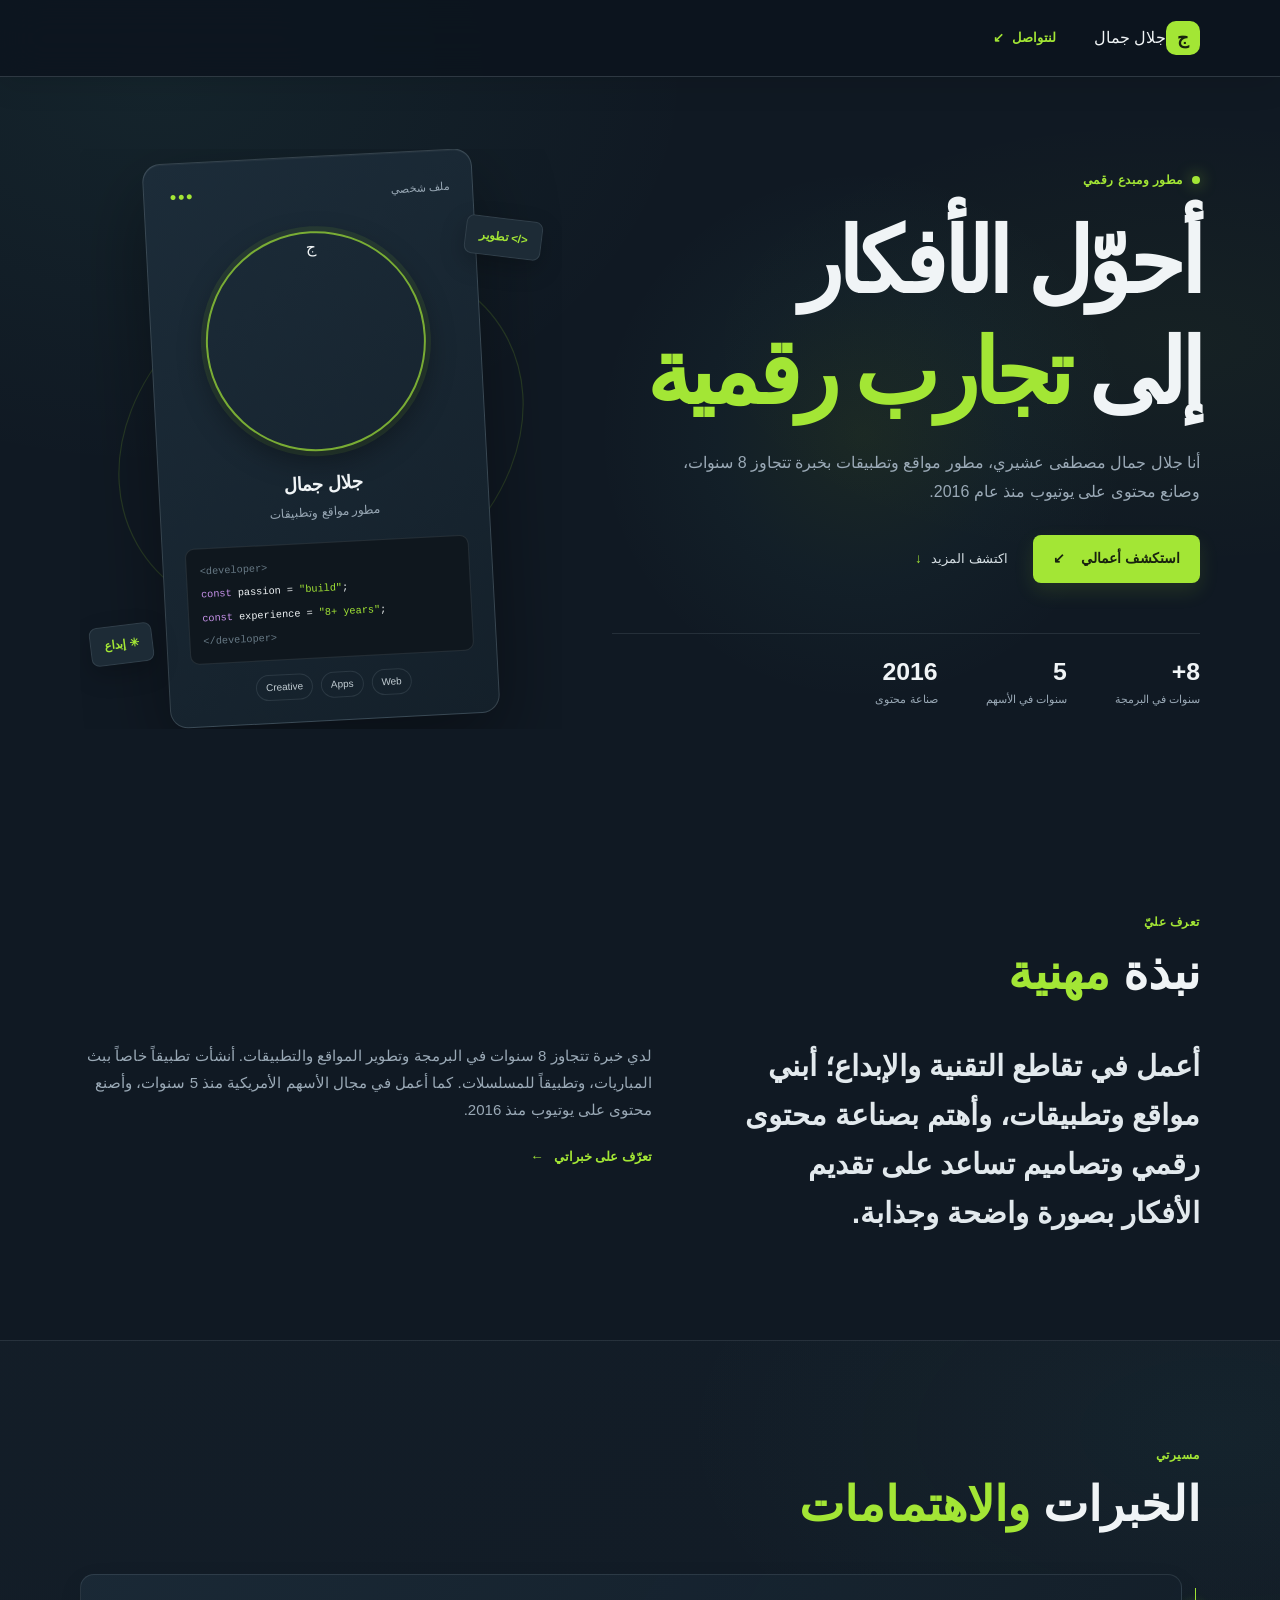
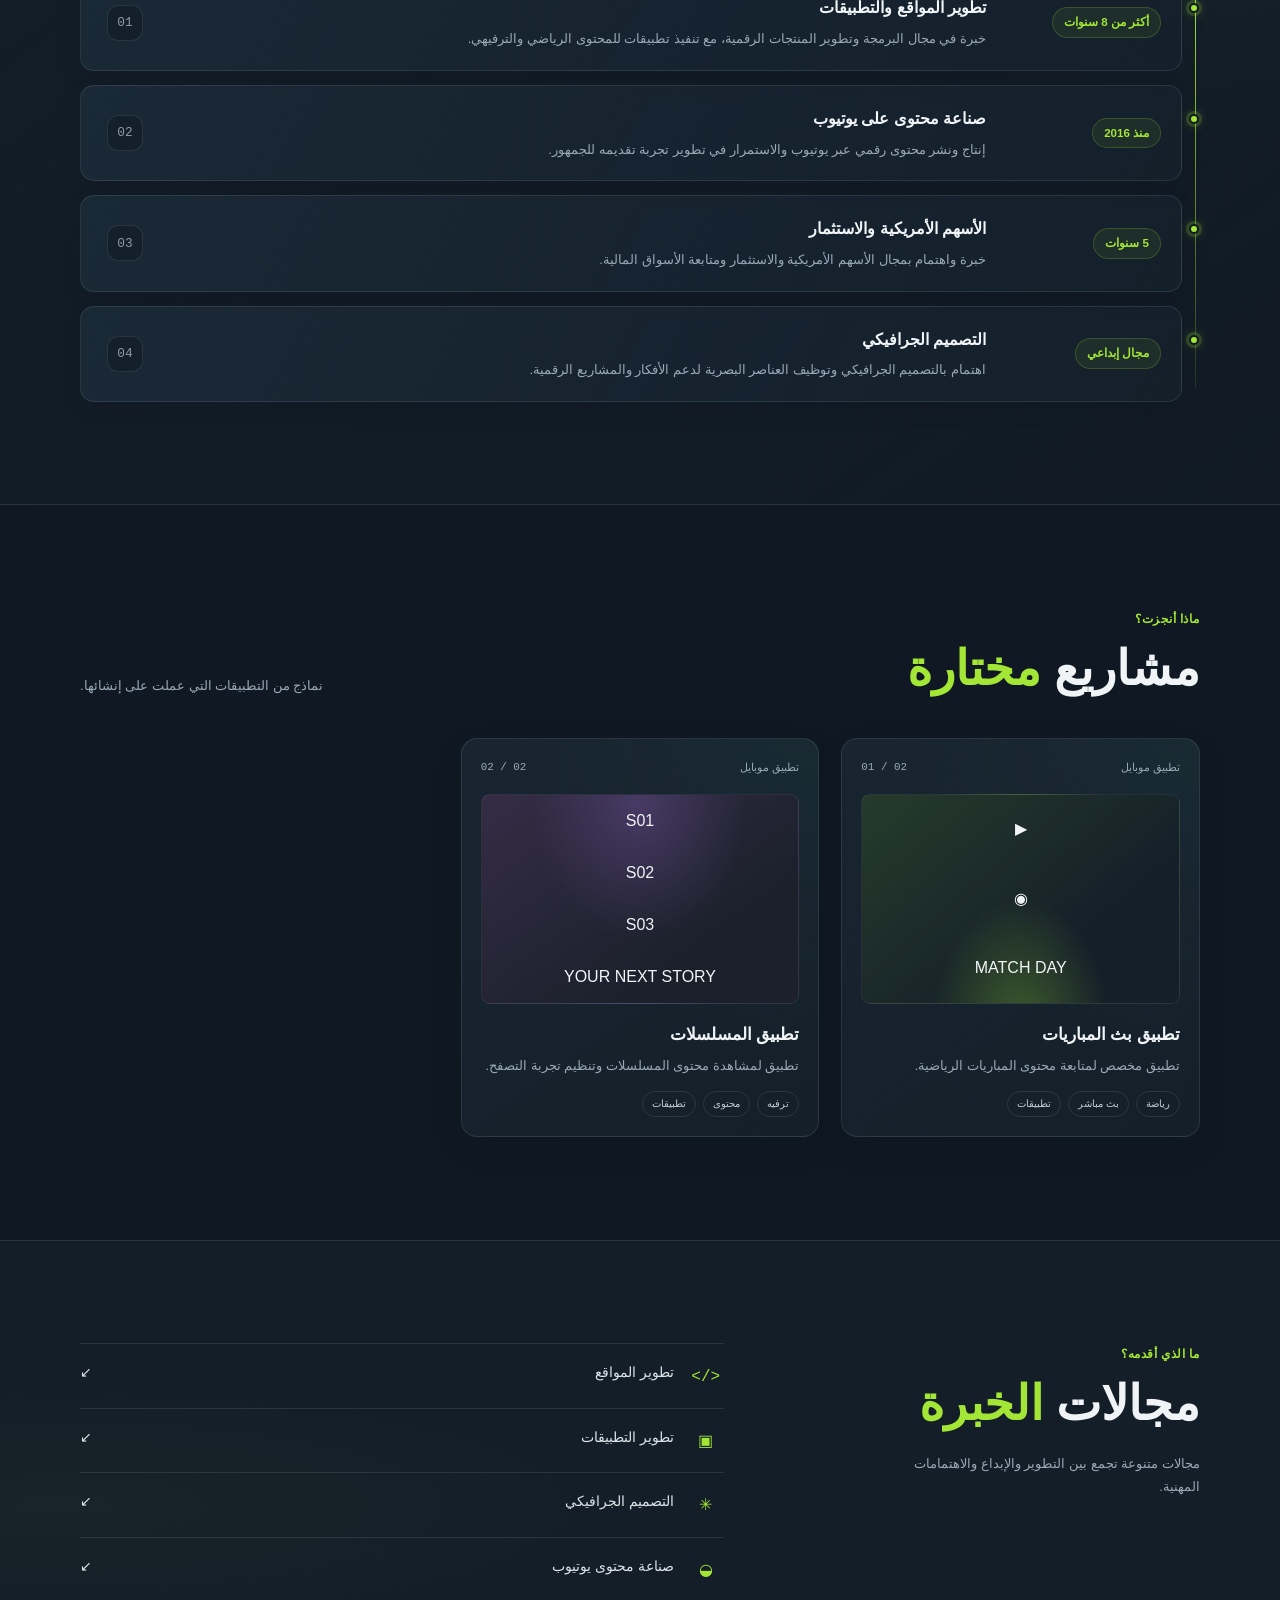
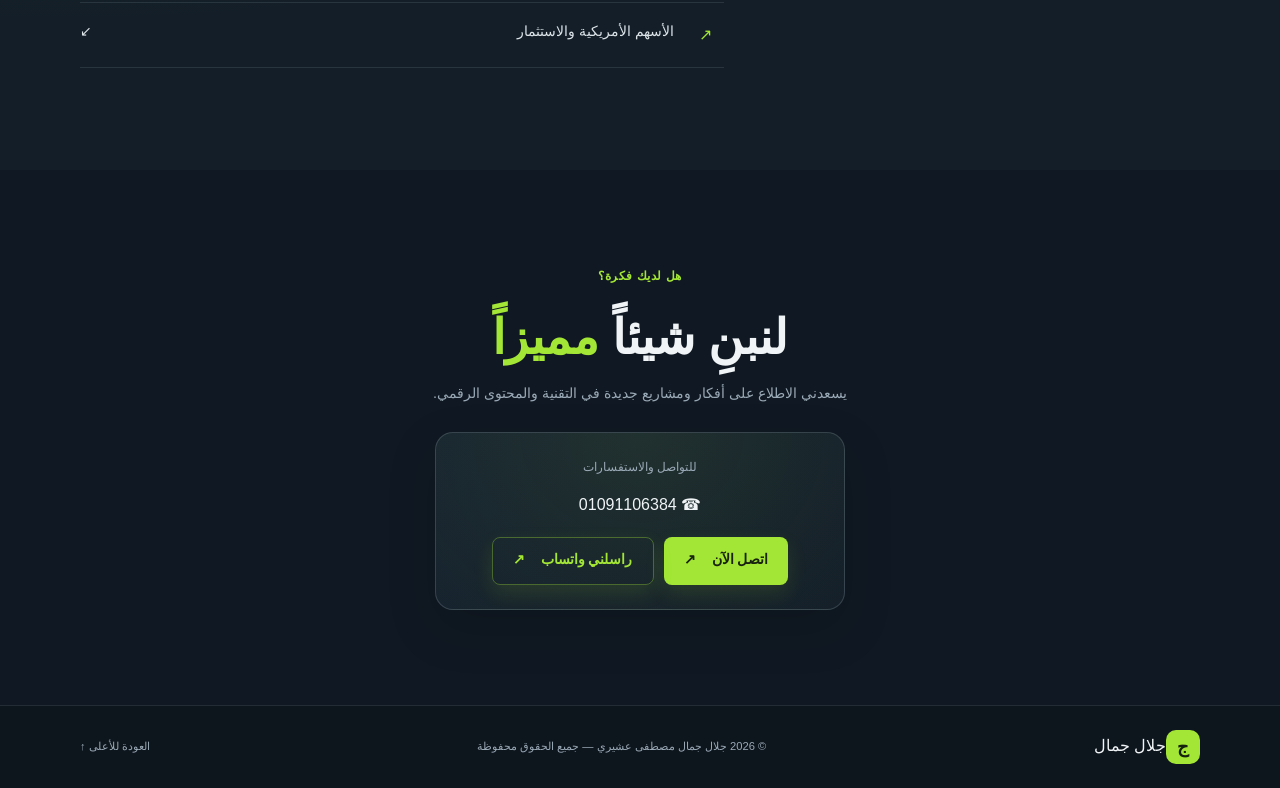
<file: indx.html>
<!DOCTYPE html>
<html lang="ar" dir="rtl">
<head>
    <meta charset="UTF-8">
    <meta name="viewport" content="width=device-width, initial-scale=1.0">
    <meta name="description" content="معرض أعمال جلال جمال مصطفى عشيري، مطور مواقع وتطبيقات وصانع محتوى بخبرة تتجاوز 8 سنوات.">
    <meta name="theme-color" content="#101923">
    <title>جلال جمال مصطفى عشيري | مطور مواقع وتطبيقات</title>
    <link rel="stylesheet" href="stylle.css">
</head>
<body>
    <header class="site-header">
        <nav class="navigation container" aria-label="التنقل الرئيسي">
            <a class="brand" href="#home" aria-label="العودة إلى الرئيسية">
                <span class="brand-mark">ج</span>
                <span>جلال جمال</span>
            </a>
            <div class="nav-links">
                <a href="#about">نبذة عني</a>
                <a href="#experience">الخبرات</a>
                <a href="#projects">المشاريع</a>
                <a href="#skills">المهارات</a>
            </div>
            <a class="nav-cta" href="#contact">لنتواصل <span aria-hidden="true">↙</span></a>
        </nav>
    </header>

    <main>
        <section class="hero container" id="home">
            <div class="hero-content">
                <p class="eyebrow"><span class="status-dot"></span> مطور ومبدع رقمي</p>
                <h1>أحوّل الأفكار<br>إلى <span>تجارب رقمية</span></h1>
                <p class="hero-description">
                    أنا جلال جمال مصطفى عشيري، مطور مواقع وتطبيقات بخبرة تتجاوز 8 سنوات،
                    وصانع محتوى على يوتيوب منذ عام 2016.
                </p>
                <div class="hero-actions">
                    <a class="button button-primary" href="#projects">استكشف أعمالي <span aria-hidden="true">↙</span></a>
                    <a class="text-link" href="#about">اكتشف المزيد <span aria-hidden="true">↓</span></a>
                </div>
                <div class="hero-stats" aria-label="ملخص الخبرات">
                    <div><strong>8+</strong><span>سنوات في البرمجة</span></div>
                    <div><strong>5</strong><span>سنوات في الأسهم</span></div>
                    <div><strong>2016</strong><span>صناعة محتوى</span></div>
                </div>
            </div>
            <div class="hero-art" aria-label="بطاقة تعريف جلال جمال">
                <div class="art-orbit orbit-one"></div>
                <div class="art-orbit orbit-two"></div>
                <div class="profile-card">
                    <div class="profile-card-top"><span>ملف شخصي</span><span class="card-dots">•••</span></div>
                    <div class="avatar">ج</div>
                    <h2>جلال جمال</h2>
                    <p>مطور مواقع وتطبيقات</p>
                    <div class="code-window" aria-label="مقتطف برمجي زخرفي">
                        <span class="code-muted">&lt;developer&gt;</span>
                        <span><i>const</i> passion = <b>"build"</b>;</span>
                        <span><i>const</i> experience = <b>"8+ years"</b>;</span>
                        <span class="code-muted">&lt;/developer&gt;</span>
                    </div>
                    <div class="profile-tags"><span>Web</span><span>Apps</span><span>Creative</span></div>
                </div>
                <span class="floating-label label-code">&lt;/&gt; تطوير</span>
                <span class="floating-label label-creative">✳ إبداع</span>
            </div>
        </section>

        <section class="section container" id="about">
            <div class="section-heading">
                <p class="eyebrow">تعرف عليّ</p>
                <h2>نبذة <span>مهنية</span></h2>
            </div>
            <div class="about-layout">
                <p class="about-lead">
                    أعمل في تقاطع التقنية والإبداع؛ أبني مواقع وتطبيقات، وأهتم بصناعة محتوى
                    رقمي وتصاميم تساعد على تقديم الأفكار بصورة واضحة وجذابة.
                </p>
                <div class="about-details">
                    <p>
                        لدي خبرة تتجاوز 8 سنوات في البرمجة وتطوير المواقع والتطبيقات. أنشأت
                        تطبيقاً خاصاً ببث المباريات، وتطبيقاً للمسلسلات. كما أعمل في مجال
                        الأسهم الأمريكية منذ 5 سنوات، وأصنع محتوى على يوتيوب منذ 2016.
                    </p>
                    <a class="inline-link" href="#experience">تعرّف على خبراتي <span aria-hidden="true">←</span></a>
                </div>
            </div>
        </section>

        <section class="section section-muted" id="experience">
            <div class="container">
                <div class="section-heading">
                    <p class="eyebrow">مسيرتي</p>
                    <h2>الخبرات <span>والاهتمامات</span></h2>
                </div>
                <div class="timeline">
                    <article class="timeline-item">
                        <span class="timeline-marker"></span>
                        <div class="timeline-date">أكثر من 8 سنوات</div>
                        <div class="timeline-content">
                            <h3>تطوير المواقع والتطبيقات</h3>
                            <p>خبرة في مجال البرمجة وتطوير المنتجات الرقمية، مع تنفيذ تطبيقات للمحتوى الرياضي والترفيهي.</p>
                        </div>
                        <span class="timeline-index">01</span>
                    </article>
                    <article class="timeline-item">
                        <span class="timeline-marker"></span>
                        <div class="timeline-date">منذ 2016</div>
                        <div class="timeline-content">
                            <h3>صناعة محتوى على يوتيوب</h3>
                            <p>إنتاج ونشر محتوى رقمي عبر يوتيوب والاستمرار في تطوير تجربة تقديمه للجمهور.</p>
                        </div>
                        <span class="timeline-index">02</span>
                    </article>
                    <article class="timeline-item">
                        <span class="timeline-marker"></span>
                        <div class="timeline-date">5 سنوات</div>
                        <div class="timeline-content">
                            <h3>الأسهم الأمريكية والاستثمار</h3>
                            <p>خبرة واهتمام بمجال الأسهم الأمريكية والاستثمار ومتابعة الأسواق المالية.</p>
                        </div>
                        <span class="timeline-index">03</span>
                    </article>
                    <article class="timeline-item">
                        <span class="timeline-marker"></span>
                        <div class="timeline-date">مجال إبداعي</div>
                        <div class="timeline-content">
                            <h3>التصميم الجرافيكي</h3>
                            <p>اهتمام بالتصميم الجرافيكي وتوظيف العناصر البصرية لدعم الأفكار والمشاريع الرقمية.</p>
                        </div>
                        <span class="timeline-index">04</span>
                    </article>
                </div>
            </div>
        </section>

        <section class="section container" id="projects">
            <div class="section-heading section-heading-row">
                <div>
                    <p class="eyebrow">ماذا أنجزت؟</p>
                    <h2>مشاريع <span>مختارة</span></h2>
                </div>
                <p class="section-note">نماذج من التطبيقات التي عملت على إنشائها.</p>
            </div>
            <div class="project-grid">
                <article class="project-card project-sport">
                    <div class="project-topline"><span>تطبيق موبايل</span><span class="project-number">01 / 02</span></div>
                    <div class="project-visual sport-visual" aria-hidden="true">
                        <span class="play-icon">▶</span><span class="visual-ball">◉</span>
                        <span class="visual-caption">MATCH DAY</span>
                    </div>
                    <div class="project-info">
                        <h3>تطبيق بث المباريات</h3>
                        <p>تطبيق مخصص لمتابعة محتوى المباريات الرياضية.</p>
                        <div class="project-tags"><span>رياضة</span><span>بث مباشر</span><span>تطبيقات</span></div>
                    </div>
                </article>
                <article class="project-card project-series">
                    <div class="project-topline"><span>تطبيق موبايل</span><span class="project-number">02 / 02</span></div>
                    <div class="project-visual series-visual" aria-hidden="true">
                        <span class="series-screen screen-one">S01</span><span class="series-screen screen-two">S02</span>
                        <span class="series-screen screen-three">S03</span><span class="series-caption">YOUR NEXT STORY</span>
                    </div>
                    <div class="project-info">
                        <h3>تطبيق المسلسلات</h3>
                        <p>تطبيق لمشاهدة محتوى المسلسلات وتنظيم تجربة التصفح.</p>
                        <div class="project-tags"><span>ترفيه</span><span>محتوى</span><span>تطبيقات</span></div>
                    </div>
                </article>
            </div>
        </section>

        <section class="section skills-section" id="skills">
            <div class="container skills-layout">
                <div class="section-heading">
                    <p class="eyebrow">ما الذي أقدمه؟</p>
                    <h2>مجالات <span>الخبرة</span></h2>
                    <p class="section-note">مجالات متنوعة تجمع بين التطوير والإبداع والاهتمامات المهنية.</p>
                </div>
                <div class="skill-list">
                    <div class="skill-item"><span class="skill-icon">&lt;/&gt;</span><span>تطوير المواقع</span><span class="skill-arrow">↙</span></div>
                    <div class="skill-item"><span class="skill-icon">▣</span><span>تطوير التطبيقات</span><span class="skill-arrow">↙</span></div>
                    <div class="skill-item"><span class="skill-icon">✳</span><span>التصميم الجرافيكي</span><span class="skill-arrow">↙</span></div>
                    <div class="skill-item"><span class="skill-icon">◒</span><span>صناعة محتوى يوتيوب</span><span class="skill-arrow">↙</span></div>
                    <div class="skill-item"><span class="skill-icon">↗</span><span>الأسهم الأمريكية والاستثمار</span><span class="skill-arrow">↙</span></div>
                </div>
            </div>
        </section>

        <section class="contact-section container" id="contact">
            <p class="eyebrow">هل لديك فكرة؟</p>
            <h2>لنبنِ شيئاً <span>مميزاً</span></h2>
            <p>يسعدني الاطلاع على أفكار ومشاريع جديدة في التقنية والمحتوى الرقمي.</p>
            <div class="contact-card">
                <span class="contact-label">للتواصل والاستفسارات</span>
                <a class="phone-number" href="tel:+201091106384" aria-label="اتصل على 01091106384">
                    <span class="phone-icon" aria-hidden="true">☎</span>
                    <bdi dir="ltr">01091106384</bdi>
                </a>
                <div class="contact-actions">
                    <a class="button button-primary" href="tel:+201091106384">اتصل الآن <span aria-hidden="true">↗</span></a>
                    <a class="button button-whatsapp" href="https://wa.me/201091106384" target="_blank" rel="noopener noreferrer">راسلني واتساب <span aria-hidden="true">↗</span></a>
                </div>
            </div>
        </section>
    </main>

    <footer class="site-footer">
        <div class="container footer-content">
            <a class="brand" href="#home"><span class="brand-mark">ج</span><span>جلال جمال</span></a>
            <p>© 2026 جلال جمال مصطفى عشيري — جميع الحقوق محفوظة</p>
            <a class="footer-top" href="#home">العودة للأعلى ↑</a>
        </div>
    </footer>
</body>
</html>
</file>
<file: stylle.css>
:root {
    color-scheme: dark;
    --background: #101923;
    --surface: #15212d;
    --surface-light: #192734;
    --text: #f0f4f6;
    --muted: #9aa9b6;
    --accent: #a3e635;
    --accent-dark: #84c321;
    --border: rgb(224 239 247 / 10%);
    --border-strong: rgb(224 239 247 / 16%);
    --card-shadow: 0 18px 48px rgb(0 0 0 / 18%);
}

.technical-skill-card:focus-within {
    border-color: rgb(163 230 53 / 46%);
    box-shadow: 0 0 0 3px rgb(163 230 53 / 10%), 0 20px 44px rgb(0 0 0 / 18%);
}

* {
    box-sizing: border-box;
}

html {
    scroll-behavior: smooth;
    scroll-padding-top: 88px;
}

body {
    margin: 0;
    background:
        radial-gradient(ellipse at 12% 8%, rgb(98 219 193 / 6%), transparent 34rem),
        radial-gradient(ellipse at 92% 38%, rgb(163 230 53 / 4%), transparent 30rem),
        var(--background);
    background-attachment: fixed;
    color: var(--text);
    font-family: "Cairo", Tahoma, Arial, sans-serif;
    line-height: 1.8;
}

a {
    color: inherit;
    text-decoration: none;
}

a:focus-visible,
button:focus-visible {
    outline: 2px solid var(--accent);
    outline-offset: 4px;
}

.container {
    width: min(1120px, calc(100% - 48px));
    max-width: none;
    margin-inline: auto;
}

.content-sync-status {
    margin-top: 16px;
    margin-bottom: 0;
    color: #ffc978;
    font-size: 0.82rem;
}

.site-header {
    position: sticky;
    z-index: 5;
    top: 0;
    border-bottom: 1px solid var(--border-strong);
    background: rgb(13 21 30 / 90%);
    box-shadow: 0 8px 30px rgb(0 0 0 / 10%);
    backdrop-filter: blur(18px);
}

.reading-progress {
    position: absolute;
    inset: auto 0 0;
    height: 2px;
    overflow: hidden;
    background: transparent;
    pointer-events: none;
}

.reading-progress span {
    display: block;
    width: 100%;
    height: 100%;
    background: linear-gradient(90deg, var(--accent), #62dbc1);
    box-shadow: 0 0 10px rgb(163 230 53 / 50%);
    transform: scaleX(0);
    transform-origin: right center;
    will-change: transform;
}

.navigation,
.brand,
.brand-group,
.header-actions,
.nav-cta,
.nav-toggle {
    display: flex;
    align-items: center;
}

.navigation {
    position: relative;
    min-height: 76px;
    display: grid;
    grid-template-columns: auto minmax(220px, 1fr) auto;
    gap: clamp(16px, 3vw, 38px);
}

.brand-group {
    gap: 9px;
}

.brand {
    white-space: nowrap;
}

.brand-photo {
    width: 40px;
    height: 40px;
    flex: 0 0 auto;
    border: 2px solid rgb(163 230 53 / 65%);
    border-radius: 50%;
    object-fit: cover;
    object-position: center;
    box-shadow: 0 0 0 3px rgb(163 230 53 / 10%);
}

.brand-name {
    color: var(--text);
    font-size: 0.88rem;
    font-weight: 800;
    letter-spacing: 0.075em;
}

.brand-mark {
    display: grid;
    width: 34px;
    height: 34px;
    place-items: center;
    border-radius: 10px;
    background: var(--accent);
    color: #17220e;
    font-size: 1.15rem;
    font-weight: 800;
}

.nav-links {
    gap: clamp(16px, 3vw, 34px);
}

.nav-links:not(.is-open) {
    display: none;
}

.nav-icon {
    display: none;
}

.nav-label {
    display: inline;
}

.nav-toggle {
    display: grid;
    width: 38px;
    height: 38px;
    flex: 0 0 auto;
    align-content: center;
    justify-items: center;
    gap: 5px;
    padding: 0;
    border: 1px solid var(--border);
    border-radius: 11px;
    background: var(--surface);
    cursor: pointer;
}

.nav-toggle span {
    width: 17px;
    height: 2px;
    border-radius: 2px;
    background: var(--accent);
    transition: transform 180ms ease, opacity 180ms ease;
}

.nav-toggle[aria-expanded="true"] span:first-child {
    transform: translateY(7px) rotate(45deg);
}

.nav-toggle[aria-expanded="true"] span:nth-child(2) {
    opacity: 0;
}

.nav-toggle[aria-expanded="true"] span:last-child {
    transform: translateY(-7px) rotate(-45deg);
}

.site-search {
    position: relative;
    width: min(100%, 460px);
    justify-self: center;
}

.site-search-icon {
    position: absolute;
    top: 50%;
    inset-inline-start: 14px;
    color: var(--accent);
    font-size: 1.4rem;
    line-height: 1;
    pointer-events: none;
    transform: translateY(-55%);
}

.site-search input {
    width: 100%;
    height: 42px;
    padding: 8px 42px 8px 14px;
    border: 1px solid var(--border-strong);
    border-radius: 13px;
    outline: none;
    background: var(--surface);
    color: var(--text);
    font: inherit;
    font-size: 0.8rem;
    transition: border-color 180ms ease, box-shadow 180ms ease;
}

.site-search input:focus {
    border-color: rgb(163 230 53 / 55%);
    box-shadow: 0 0 0 3px rgb(163 230 53 / 10%);
}

.site-search input::placeholder {
    color: var(--muted);
}

.site-search-results {
    position: absolute;
    z-index: 10;
    top: calc(100% + 8px);
    inset-inline: 0;
    max-height: min(60vh, 360px);
    overflow-y: auto;
    padding: 6px;
    border: 1px solid var(--border-strong);
    border-radius: 13px;
    background: var(--surface);
    box-shadow: var(--card-shadow);
}

.site-search-results[hidden] {
    display: none;
}

.site-search-results a,
.site-search-empty {
    display: block;
    padding: 9px 11px;
    border-radius: 8px;
    color: var(--text);
    font-size: 0.78rem;
}

.site-search-results a:hover,
.site-search-results a:focus-visible {
    background: rgb(163 230 53 / 10%);
    color: var(--accent);
}

.site-search-empty {
    color: var(--muted);
}

.header-actions {
    gap: 14px;
}

.nav-links.is-open {
    position: fixed;
    z-index: 8;
    top: 50%;
    inset-inline-start: 16px;
    display: flex;
    align-items: stretch;
    flex-direction: column;
    gap: 4px;
    min-width: 180px;
    padding: 9px;
    transform: translateY(-50%);
    border: 1px solid var(--border-strong);
    border-radius: 16px;
    background: var(--surface);
    box-shadow: var(--card-shadow);
    backdrop-filter: blur(16px);
}

.nav-links.is-open a {
    padding: 8px 10px;
    border-radius: 9px;
    color: var(--muted);
    font-size: 0.82rem;
}

.nav-links.is-open a:hover,
.nav-links.is-open a:focus-visible,
.nav-links.is-open a[aria-current="location"] {
    background: rgb(163 230 53 / 10%);
    color: var(--accent);
}

.nav-links.is-open a[aria-current="location"]::after {
    display: none;
}

.nav-icon {
    display: inline;
    margin-inline-end: 8px;
}

.nav-label {
    display: inline;
}

.nav-links .nav-label {
    position: static;
    padding: 0;
    border: 0;
    background: transparent;
    color: inherit;
    font: inherit;
    opacity: 1;
    transform: none;
}

.nav-links .nav-icon {
    margin-inline-end: 8px;
}

.nav-links a:hover .nav-label,
.nav-links a:focus-visible .nav-label {
    opacity: 1;
    transform: none;
}

.nav-links a,
.nav-cta {
    color: #c0cbd1;
    font-size: 0.82rem;
    transition: color 180ms ease, background-color 180ms ease;
}

.nav-links a:hover,
.nav-cta:hover,
.footer-top:hover {
    color: var(--accent);
}

.nav-links a {
    padding: 7px 2px;
}

.nav-links a[aria-current="location"] {
    color: var(--accent);
}

.nav-links a[aria-current="location"]::after {
    display: block;
    height: 2px;
    margin-top: 3px;
    background: var(--accent);
    content: "";
}

.nav-cta {
    gap: 8px;
    color: var(--accent);
    font-weight: 700;
}

.theme-toggle {
    display: grid;
    width: 38px;
    height: 38px;
    flex: 0 0 auto;
    place-items: center;
    padding: 0;
    border: 1px solid var(--border-strong);
    border-radius: 12px;
    background: var(--surface);
    color: var(--accent);
    font: inherit;
    font-size: 1.15rem;
    line-height: 1;
    cursor: pointer;
    transition: border-color 180ms ease, background-color 180ms ease, color 180ms ease, transform 180ms ease;
}

.theme-toggle:hover {
    transform: translateY(-1px);
    border-color: rgb(163 230 53 / 45%);
    background: var(--surface-light);
}

.hero {
    position: relative;
    isolation: isolate;
    display: grid;
    min-height: 650px;
    grid-template-columns: minmax(0, 1.1fr) minmax(0, 0.9fr);
    align-items: center;
    gap: 50px;
    padding-block: 72px 80px;
}

.hero::before {
    position: absolute;
    z-index: -1;
    top: 12%;
    right: 6%;
    width: min(46vw, 540px);
    aspect-ratio: 1;
    border-radius: 50%;
    background: radial-gradient(circle, rgb(163 230 53 / 7%), rgb(98 219 193 / 3%) 38%, transparent 70%);
    content: "";
    pointer-events: none;
}

.hero-content,
.hero-art {
    min-width: 0;
}

.eyebrow {
    display: flex;
    align-items: center;
    gap: 9px;
    margin: 0 0 16px;
    color: var(--accent);
    font-size: 0.78rem;
    font-weight: 700;
    letter-spacing: 0.04em;
}

.hero-eyebrow {
    width: fit-content;
    gap: 10px;
    margin-bottom: 20px;
    padding: 8px 13px;
    border: 1px solid rgb(163 230 53 / 22%);
    border-radius: 999px;
    background: linear-gradient(100deg, rgb(163 230 53 / 9%), rgb(98 219 193 / 5%));
    font-size: 0.82rem;
    letter-spacing: 0;
}

.status-dot {
    width: 8px;
    height: 8px;
    border-radius: 50%;
    background: var(--accent);
    box-shadow: 0 0 15px rgb(163 230 53 / 65%);
}

.hero h1 {
    margin: 0;
    font-size: clamp(3.2rem, 7vw, 5.9rem);
    font-weight: 800;
    letter-spacing: -0.055em;
    line-height: 1.24;
    text-wrap: balance;
}

.hero h1 span,
.section-heading h2 span,
.contact-section h2 span {
    color: var(--accent);
}

.hero h1 .hero-title-first,
.section-heading h2 .about-title-first {
    color: var(--text);
}

.hero-description {
    max-width: 535px;
    margin: 20px 0 0;
    color: var(--muted);
    font-size: 1rem;
}

.hero-actions {
    display: flex;
    align-items: center;
    gap: 25px;
    margin-top: 28px;
}

.button {
    display: inline-flex;
    min-height: 48px;
    align-items: center;
    justify-content: center;
    gap: 16px;
    padding: 0 20px;
    border-radius: 8px;
    font-size: 0.85rem;
    font-weight: 700;
    box-shadow: 0 8px 20px rgb(163 230 53 / 12%);
    transition: transform 180ms ease, background 180ms ease, box-shadow 180ms ease;
}

.button:hover {
    transform: translateY(-2px);
    box-shadow: 0 12px 24px rgb(163 230 53 / 19%);
}

.button-primary {
    background: var(--accent);
    color: #18220f;
}

.button-primary:hover {
    background: #b5f34e;
}

.text-link,
.inline-link {
    color: #d7e0e5;
    font-size: 0.84rem;
}

.text-link span {
    margin-right: 6px;
    color: var(--accent);
}

.hero-stats {
    display: flex;
    gap: clamp(22px, 4vw, 48px);
    margin-top: 50px;
    padding-top: 22px;
    border-top: 1px solid var(--border);
}

.hero-stats div {
    display: grid;
    gap: 1px;
}

.hero-stats strong {
    color: var(--text);
    font-size: 1.55rem;
    font-weight: 800;
    line-height: 1.3;
}

.hero-stats span {
    color: var(--muted);
    font-size: 0.7rem;
}

.hero-art {
    position: relative;
    display: grid;
    min-height: 580px;
    overflow: hidden;
    place-items: center;
}

.art-orbit {
    position: absolute;
    width: 340px;
    height: 340px;
    border: 1px solid rgb(163 230 53 / 16%);
    border-radius: 50%;
}

.orbit-one {
    transform: rotate(-30deg) scaleX(1.25);
}

.orbit-two {
    transform: rotate(45deg) scaleX(0.75);
}

.profile-card {
    position: relative;
    z-index: 1;
    width: min(330px, 90%);
    min-width: 0;
    padding: 22px;
    border: 1px solid var(--border-strong);
    border-radius: 18px;
    background: linear-gradient(145deg, #1c2c39, #14202a);
    box-shadow: 0 30px 80px rgb(0 0 0 / 38%), inset 0 1px 0 rgb(255 255 255 / 4%);
    text-align: center;
    transform: rotate(-3deg);
}

.profile-card-top {
    position: relative;
    display: flex;
    align-items: center;
    justify-content: space-between;
    color: var(--muted);
    font-size: 0.68rem;
}

.card-dots {
    display: grid;
    width: 32px;
    height: 30px;
    place-items: center;
    padding: 0 0 7px;
    border: 1px solid transparent;
    border-radius: 9px;
    background: transparent;
    color: var(--accent);
    font: inherit;
    font-size: 1.1rem;
    font-weight: 800;
    letter-spacing: 2px;
    line-height: 1;
    cursor: pointer;
    transition: border-color 180ms ease, background-color 180ms ease, transform 180ms ease;
}

.card-dots:hover,
.card-dots[aria-expanded="true"] {
    border-color: var(--border-strong);
    background: rgb(255 255 255 / 5%);
    transform: translateY(-1px);
}

.profile-quick-menu {
    position: absolute;
    z-index: 5;
    top: calc(100% + 7px);
    left: 0;
    display: grid;
    width: min(190px, calc(100vw - 80px));
    gap: 3px;
    padding: 7px;
    border: 1px solid var(--border-strong);
    border-radius: 12px;
    background: #15212d;
    box-shadow: 0 16px 34px rgb(0 0 0 / 30%);
    text-align: right;
    transform: rotate(3deg);
}

.profile-quick-menu[hidden] {
    display: none;
}

.profile-quick-menu a {
    display: flex;
    align-items: center;
    gap: 9px;
    padding: 8px 10px;
    border-radius: 8px;
    color: #dce4e8;
    font-size: 0.72rem;
    transition: color 160ms ease, background-color 160ms ease;
}

.profile-quick-menu a span {
    width: 18px;
    color: var(--accent);
    text-align: center;
}

.profile-quick-menu a:hover,
.profile-quick-menu a:focus-visible {
    background: rgb(163 230 53 / 9%);
    color: var(--accent);
}

.avatar {
    display: block;
    width: min(220px, 100%);
    height: auto;
    aspect-ratio: 1;
    margin: 22px auto 16px;
    border: 2px solid rgb(163 230 53 / 70%);
    border-radius: 50%;
    box-shadow: 0 0 0 5px rgb(163 230 53 / 9%), 0 10px 28px rgb(0 0 0 / 35%);
    object-fit: cover;
    object-position: center 32%;
}

.avatar-action {
    display: block;
    width: min(220px, 100%);
    margin: 22px auto 16px;
    padding: 0;
    border: 0;
    border-radius: 50%;
    background: transparent;
    cursor: pointer;
    -webkit-tap-highlight-color: transparent;
}

.avatar-action .avatar {
    width: 100%;
    margin: 0;
    transition: box-shadow 180ms ease, filter 180ms ease;
}

.avatar-action:hover .avatar {
    filter: brightness(1.06);
    box-shadow: 0 0 0 7px rgb(163 230 53 / 14%), 0 12px 32px rgb(0 0 0 / 38%);
}

.avatar-action:focus-visible {
    outline: 3px solid var(--accent);
    outline-offset: 7px;
}

@supports (animation-timeline: view()) {
    .avatar {
        animation: profile-scroll-shape linear both;
        animation-timeline: scroll(root block);
        animation-range: 0% 18%;
    }
}

@keyframes profile-scroll-shape {
    0% {
        border-radius: 50%;
        transform: scale(1) rotate(0);
    }

    50% {
        border-radius: 38%;
        transform: scale(1.05) rotate(5deg);
    }

    100% {
        border-radius: 50%;
        transform: scale(1) rotate(0);
    }
}

.profile-card h2 {
    margin: 0;
    font-size: 1.15rem;
}

.profile-card > p {
    margin: 2px 0 18px;
    color: var(--muted);
    font-size: 0.75rem;
}

.code-window {
    display: grid;
    gap: 5px;
    padding: 13px;
    border: 1px solid var(--border);
    border-radius: 9px;
    background: #0f171e;
    direction: ltr;
    text-align: left;
    font-family: Consolas, monospace;
    font-size: 0.64rem;
}

.code-window i {
    color: #c792ea;
    font-style: normal;
}

.code-window b {
    color: var(--accent);
    font-weight: 400;
}

.code-muted {
    color: #677985;
}

.profile-tags {
    display: flex;
    justify-content: center;
    gap: 8px;
    margin-top: 14px;
}

.profile-tags span,
.project-tags span {
    padding: 3px 9px;
    border: 1px solid var(--border);
    border-radius: 99px;
    color: #c2cdd3;
    font-size: 0.62rem;
}

.floating-label {
    position: absolute;
    z-index: 2;
    padding: 8px 13px;
    border: 1px solid var(--border);
    border-radius: 8px;
    background: #1d2b36;
    box-shadow: 0 9px 24px rgb(0 0 0 / 22%);
    color: var(--accent);
    font-size: 0.72rem;
    font-weight: 700;
}

.label-code {
    top: 69px;
    right: 4%;
    transform: rotate(7deg);
}

.label-creative {
    bottom: 65px;
    left: 2%;
    transform: rotate(-7deg);
}

.section {
    padding-block: clamp(76px, 8vw, 104px);
}

.section-heading {
    position: relative;
    margin-bottom: 36px;
}

.section-heading .eyebrow {
    margin-bottom: 5px;
}

.section-heading h2,
.contact-section h2 {
    margin: 0;
    font-size: clamp(2rem, 4vw, 3rem);
    font-weight: 800;
    line-height: 1.4;
    text-wrap: balance;
}

.about-layout {
    display: grid;
    grid-template-columns: minmax(0, 0.9fr) minmax(0, 1.1fr);
    align-items: start;
    gap: 80px;
}

.about-layout,
.timeline,
.project-grid,
.skills-layout {
    min-width: 0;
}

.about-lead {
    margin: 0;
    color: #e2e9ed;
    font-size: clamp(1.25rem, 2.4vw, 1.8rem);
    font-weight: 600;
    line-height: 1.7;
}

.about-details p {
    margin: 0 0 19px;
    color: var(--muted);
    font-size: 0.94rem;
}

.inline-link {
    color: var(--accent);
    font-weight: 700;
}

.inline-link span {
    margin-right: 6px;
}

.section-muted {
    border-block: 1px solid var(--border);
    background:
        radial-gradient(ellipse at 95% 12%, rgb(98 219 193 / 4%), transparent 34rem),
        linear-gradient(145deg, rgb(19 30 40 / 94%), rgb(17 27 37 / 94%));
}

.timeline {
    position: relative;
    display: grid;
    gap: 14px;
    padding-right: 18px;
}

.timeline::before {
    position: absolute;
    top: 14px;
    right: 4px;
    bottom: 14px;
    width: 1px;
    background: linear-gradient(180deg, var(--accent), rgb(163 230 53 / 12%));
    content: "";
}

.timeline-item {
    position: relative;
    display: grid;
    grid-template-columns: 155px minmax(0, 1fr) 42px;
    align-items: center;
    gap: 20px;
    padding: 19px 20px;
    border: 1px solid var(--border);
    border-radius: 14px;
    background: linear-gradient(120deg, rgb(27 42 55 / 92%), rgb(20 32 43 / 88%));
    box-shadow: 0 8px 24px rgb(0 0 0 / 8%);
    transition: border-color 180ms ease, transform 180ms ease, background-color 180ms ease, box-shadow 180ms ease;
}

.timeline-item:hover {
    transform: translateX(-4px);
    border-color: rgb(163 230 53 / 38%);
    box-shadow: 0 12px 30px rgb(0 0 0 / 15%);
}

.timeline-marker {
    position: absolute;
    top: 28px;
    right: -18px;
    width: 10px;
    height: 10px;
    border: 2px solid var(--background);
    border-radius: 50%;
    background: var(--accent);
    box-shadow: 0 0 0 3px rgb(163 230 53 / 17%), 0 0 12px rgb(163 230 53 / 40%);
}

.timeline-date {
    width: fit-content;
    padding: 4px 11px;
    border: 1px solid rgb(163 230 53 / 20%);
    border-radius: 999px;
    background: rgb(163 230 53 / 7%);
    color: var(--accent);
    font-size: 0.72rem;
    font-weight: 700;
}

.timeline-content h3 {
    margin: 0 0 4px;
    font-size: 1rem;
}

.timeline-content p {
    margin: 0;
    color: var(--muted);
    font-size: 0.82rem;
}

.timeline-index {
    display: grid;
    width: 36px;
    height: 36px;
    place-items: center;
    border: 1px solid var(--border);
    border-radius: 11px;
    background: rgb(16 25 35 / 55%);
    color: #8d9ba5;
    direction: ltr;
    font-family: Consolas, monospace;
    font-size: 0.8rem;
}

.experience-contact-cta {
    position: relative;
    display: flex;
    align-items: center;
    gap: 16px;
    margin: 24px 0 0 18px;
    padding: 19px 22px;
    overflow: hidden;
    border: 1px solid rgb(163 230 53 / 30%);
    border-radius: 18px;
    background:
        radial-gradient(ellipse at 0 50%, rgb(163 230 53 / 13%), transparent 24rem),
        linear-gradient(110deg, rgb(163 230 53 / 8%), rgb(98 219 193 / 5%));
    box-shadow: 0 14px 34px rgb(0 0 0 / 12%), inset 0 1px 0 rgb(255 255 255 / 4%);
}

.experience-contact-icon {
    display: grid;
    width: 48px;
    height: 48px;
    flex: 0 0 auto;
    place-items: center;
    border: 1px solid rgb(163 230 53 / 28%);
    border-radius: 15px;
    background: rgb(163 230 53 / 12%);
    color: var(--accent);
    font-size: 1.25rem;
}

.experience-contact-copy {
    min-width: 0;
    flex: 1;
}

.experience-contact-copy h3 {
    margin: 0 0 4px;
    color: var(--text);
    font-size: 0.98rem;
    font-weight: 800;
}

.experience-contact-copy p {
    margin: 0;
    color: var(--muted);
    font-size: 0.77rem;
    line-height: 1.8;
}

.experience-contact-link {
    display: inline-flex;
    min-height: 42px;
    flex: 0 0 auto;
    align-items: center;
    justify-content: center;
    gap: 9px;
    padding: 0 16px;
    border: 1px solid var(--accent);
    border-radius: 12px;
    background: var(--accent);
    color: #14200b;
    font-size: 0.77rem;
    font-weight: 800;
    transition: gap 180ms ease, background-color 180ms ease, transform 180ms ease;
}

.experience-contact-link:hover {
    gap: 13px;
    transform: translateY(-2px);
    background: #c2f66e;
    color: #14200b;
}

.experience-contact-link:focus-visible {
    outline: 3px solid var(--text);
    outline-offset: 3px;
}

.section-heading-row {
    display: flex;
    align-items: end;
    justify-content: space-between;
    gap: 20px;
}

.section-note {
    max-width: 290px;
    margin: 0 0 5px;
    color: var(--muted);
    font-size: 0.82rem;
}

.project-grid {
    display: grid;
    grid-template-columns: repeat(3, minmax(0, 1fr));
    gap: 22px;
}

.project-card {
    display: flex;
    flex-direction: column;
    overflow: hidden;
    padding: 19px;
    border: 1px solid var(--border);
    border-radius: 16px;
    background:
        radial-gradient(ellipse at 100% 0, rgb(98 219 193 / 4%), transparent 18rem),
        linear-gradient(145deg, #182531, #141f29);
    box-shadow: 0 12px 34px rgb(0 0 0 / 10%);
    transition: border-color 180ms ease, transform 180ms ease, box-shadow 180ms ease;
}

.project-card:hover {
    transform: translateY(-4px);
    border-color: rgb(163 230 53 / 38%);
    box-shadow: var(--card-shadow);
}

.project-topline {
    display: flex;
    justify-content: space-between;
    color: var(--muted);
    font-size: 0.68rem;
}

.project-number {
    direction: ltr;
    font-family: Consolas, monospace;
}

.project-visual {
    position: relative;
    display: grid;
    height: 210px;
    overflow: hidden;
    place-items: center;
    margin-block: 16px;
    border: 1px solid rgb(224 239 247 / 8%);
    border-radius: 9px;
}

.project-visual.has-project-image {
    cursor: zoom-in;
}

.project-upload {
    position: absolute;
    z-index: 1;
    inset: 0;
    width: 100%;
    height: 100%;
    object-fit: cover;
}

.sport-visual {
    background:
        radial-gradient(ellipse at 50% 115%, rgb(163 230 53 / 32%), transparent 40%),
        linear-gradient(140deg, #263b2b, #141f29 70%);
}

.project-logo {
    display: grid;
    justify-items: center;
    gap: 5px;
    text-align: center;
}

.project-logo-mark {
    width: 88px;
    height: 88px;
}

.sport-logo {
    color: #c9f77a;
}

.series-logo {
    color: #d6b5ff;
}

.project-logo-title {
    direction: ltr;
    font-size: 0.83rem;
    font-weight: 800;
    letter-spacing: 0.22em;
}

.project-logo-caption {
    color: rgb(237 246 229 / 60%);
    direction: ltr;
    font-size: 0.55rem;
    letter-spacing: 0.2em;
}

.series-visual {
    background:
        radial-gradient(ellipse at 50% 5%, rgb(125 94 178 / 34%), transparent 48%),
        linear-gradient(145deg, #352c46, #1b202b 72%);
}

.quran-visual {
    background:
        radial-gradient(ellipse at 50% 8%, rgb(57 189 156 / 25%), transparent 48%),
        linear-gradient(145deg, #183a38, #14232b 72%);
}

.quran-logo {
    color: #83e1c2;
}

.quran-logo .project-logo-caption {
    direction: rtl;
    letter-spacing: 0;
    font-size: 0.72rem;
}

.project-info h3 {
    margin: 0 0 4px;
    font-size: 1.05rem;
}

.project-info {
    display: flex;
    flex: 1;
    flex-direction: column;
    align-items: flex-start;
}

.project-info p {
    margin: 0;
    color: var(--muted);
    font-size: 0.8rem;
}

.project-link {
    display: inline-flex;
    align-items: center;
    gap: 8px;
    margin-top: 16px;
    color: var(--accent);
    font-size: 0.78rem;
    font-weight: 700;
    transition: color 180ms ease;
}

.project-link:hover {
    color: #c2f66e;
}

.project-links {
    display: flex;
    flex-wrap: wrap;
    gap: 0 16px;
}

.project-links .project-link {
    margin-top: 14px;
}

.project-tags {
    display: flex;
    flex-wrap: wrap;
    gap: 7px;
    margin-top: 14px;
}

.project-tags span {
    font-size: 0.62rem;
}

.skills-section {
    border-top: 1px solid var(--border);
    background:
        radial-gradient(ellipse at 5% 50%, rgb(163 230 53 / 3%), transparent 34rem),
        #131e28;
}

.skills-layout {
    display: grid;
    grid-template-columns: minmax(0, 0.75fr) minmax(0, 1.25fr);
    gap: 90px;
}

.skills-layout .section-heading {
    margin-bottom: 0;
}

.skills-layout .section-note {
    margin-top: 14px;
}

.technology-section {
    border-top: 1px solid var(--border);
    background: #101923;
    scroll-margin-top: 104px;
}

.skill-list {
    border-top: 1px solid var(--border);
}

.skill-item {
    display: grid;
    grid-template-columns: 36px minmax(0, 1fr) auto;
    align-items: start;
    gap: 14px;
    padding-block: 16px;
    border-bottom: 1px solid var(--border);
    color: #dce4e8;
    font-size: 0.88rem;
    transition: background-color 180ms ease, padding-inline 180ms ease, border-color 180ms ease;
}

.skill-item:hover {
    padding-inline: 10px;
    background: linear-gradient(90deg, transparent, rgb(163 230 53 / 4%));
}

.skill-copy {
    display: grid;
    gap: 3px;
}

.skill-copy strong {
    font-size: 0.9rem;
    font-weight: 700;
}

.skill-copy > span {
    color: var(--muted);
    font-size: 0.74rem;
    line-height: 1.7;
}

.skill-icon {
    color: var(--accent);
    direction: ltr;
    font-family: Consolas, monospace;
    font-size: 1rem;
    text-align: center;
    margin-top: 3px;
}

.skill-action {
    display: inline-flex;
    align-items: center;
    justify-content: center;
    gap: 7px;
    color: var(--accent);
    font-size: 0.7rem;
    font-weight: 700;
    white-space: nowrap;
    transition: color 160ms ease, gap 160ms ease;
}

.skill-action {
    margin-top: 5px;
}

.skill-action:hover {
    gap: 11px;
    color: #d0ff80;
}

.technical-skills {
    margin-top: 0;
    min-width: 0;
    padding: clamp(20px, 3vw, 34px);
    border: 1px solid var(--border-strong);
    border-radius: 24px;
    background:
        radial-gradient(ellipse at 100% 0, rgb(98 219 193 / 5%), transparent 24rem),
        linear-gradient(145deg, rgb(10 18 25 / 68%), rgb(16 27 36 / 86%));
    box-shadow: 0 22px 60px rgb(0 0 0 / 15%), inset 0 1px 0 rgb(255 255 255 / 3%);
}

.technical-skills-heading {
    display: flex;
    align-items: end;
    justify-content: space-between;
    gap: clamp(16px, 3vw, 36px);
    margin-bottom: 21px;
    padding-bottom: 22px;
    border-bottom: 1px solid var(--border);
}

.technical-skills-heading .eyebrow {
    margin-bottom: 6px;
    text-transform: uppercase;
}

.technical-skills-heading h2 {
    margin: 0;
    font-size: clamp(1.25rem, 2.5vw, 1.7rem);
    font-weight: 800;
    line-height: 1.55;
    text-wrap: balance;
}

.fullstack-badge {
    display: inline-flex;
    align-items: center;
    margin-top: 9px;
    padding: 5px 10px;
    border: 1px solid rgb(163 230 53 / 28%);
    border-radius: 999px;
    background: rgb(163 230 53 / 8%);
    color: var(--accent);
    direction: ltr;
    font-size: 0.62rem;
    font-weight: 800;
    letter-spacing: 0.08em;
}

.technical-skills-intro {
    max-width: 410px;
    margin: 0 0 3px;
    color: var(--muted);
    font-size: 0.82rem;
    line-height: 1.9;
}

.technical-skill-grid {
    --bs-gutter-x: 1.15rem;
    --bs-gutter-y: 1.15rem;
    align-items: stretch;
}

.technical-skill-grid > [class*="col-"] {
    display: flex;
}

.technical-skill-card {
    position: relative;
    display: flex;
    flex-direction: column;
    overflow: hidden;
    width: 100%;
    height: 100%;
    min-height: 380px;
    text-align: right;
    padding: clamp(18px, 2vw, 24px);
    border: 1px solid var(--border);
    border-radius: 19px;
    background:
        radial-gradient(ellipse at 100% 0, rgb(163 230 53 / 5%), transparent 16rem),
        linear-gradient(145deg, #182531, #141f29);
    box-shadow: 0 14px 34px rgb(0 0 0 / 14%), inset 0 1px 0 rgb(255 255 255 / 3%);
    transition: border-color 180ms ease, transform 180ms ease, box-shadow 180ms ease;
}

.technical-skill-card::before {
    position: absolute;
    inset: 0 0 auto;
    height: 2px;
    background: linear-gradient(90deg, transparent, var(--accent), transparent);
    content: "";
    opacity: 0.7;
}

.technical-skill-card:hover {
    transform: translateY(-4px);
    border-color: rgb(163 230 53 / 38%);
    box-shadow: 0 20px 44px rgb(0 0 0 / 24%), inset 0 1px 0 rgb(255 255 255 / 3%);
}

.technical-skill-card-top {
    display: flex;
    align-items: center;
    justify-content: space-between;
    gap: 12px;
    margin-bottom: 15px;
}

.technical-skill-icon {
    display: grid;
    width: 42px;
    height: 42px;
    place-items: center;
    border: 1px solid rgb(163 230 53 / 20%);
    border-radius: 13px;
    background: linear-gradient(145deg, rgb(163 230 53 / 13%), rgb(163 230 53 / 4%));
    color: var(--accent);
    direction: ltr;
    font-family: Consolas, monospace;
    font-size: 0.95rem;
}

.technical-skill-level {
    padding: 5px 10px;
    border: 1px solid var(--border);
    border-radius: 999px;
    color: var(--muted);
    font-size: 0.66rem;
    font-weight: 600;
}

.technical-skill-card h4 {
    margin: 0 0 7px;
    font-size: 1rem;
    font-weight: 700;
}

.technical-skill-card p {
    min-height: 3.7em;
    margin: 0;
    color: var(--muted);
    font-size: 0.76rem;
    line-height: 1.85;
}

.tech-group-label {
    display: block;
    margin-top: 15px;
    color: #b7c4cb;
    font-size: 0.66rem;
    font-weight: 700;
}

.frontend-stack-label {
    margin-top: 12px;
}

.tech-logo-grid {
    display: grid;
    grid-template-columns: repeat(auto-fit, minmax(78px, 1fr));
    gap: 9px;
    margin-top: 10px;
}

.tech-logo-grid-compact {
    grid-template-columns: repeat(auto-fit, minmax(76px, 1fr));
}

.tech-logo-item {
    display: grid;
    min-height: 86px;
    min-width: 0;
    place-items: center;
    align-content: center;
    gap: 7px;
    padding: 9px 6px;
    border: 1px solid rgb(224 239 247 / 10%);
    border-radius: 14px;
    background: linear-gradient(145deg, rgb(10 18 25 / 50%), rgb(10 18 25 / 28%));
    color: #dce4e8;
    box-shadow: inset 0 1px 0 rgb(255 255 255 / 3%);
    transition: transform 180ms ease, border-color 180ms ease, background-color 180ms ease, box-shadow 180ms ease;
    text-align: center;
}

.tech-logo-image {
    display: block;
    width: 38px;
    height: 38px;
    object-fit: contain;
    filter: drop-shadow(0 4px 8px rgb(0 0 0 / 22%));
    transition: transform 180ms ease, filter 180ms ease;
}

.tech-logo-mark {
    display: grid;
    width: 34px;
    height: 34px;
    place-items: center;
    border: 1px solid currentColor;
    border-radius: 10px;
    background: rgb(255 255 255 / 5%);
    color: inherit;
    direction: ltr;
    font-family: Consolas, "Cairo", monospace;
    font-size: 0.76rem;
    font-weight: 800;
    line-height: 1;
    transition: transform 180ms ease;
}

.tech-logo-name {
    max-width: 100%;
    color: #dce4e8;
    font-size: 0.67rem;
    font-weight: 600;
    line-height: 1.45;
    overflow-wrap: break-word;
    text-align: center;
}

.tech-logo-item:hover {
    transform: translateY(-3px);
    border-color: rgb(224 239 247 / 20%);
    background: linear-gradient(145deg, rgb(10 18 25 / 76%), rgb(10 18 25 / 54%));
    box-shadow: 0 12px 22px rgb(0 0 0 / 15%), inset 0 1px 0 rgb(255 255 255 / 5%);
}

.tech-logo-item:hover .tech-logo-image,
.tech-logo-item:hover .tech-logo-mark {
    transform: scale(1.08);
}

.html-logo .tech-logo-mark {
    color: #e34f26;
}

.css-logo .tech-logo-mark {
    color: #1572b6;
}

.js-logo .tech-logo-mark {
    color: #f7df1e;
}

.ts-logo .tech-logo-mark {
    color: #3178c6;
}

.react-logo .tech-logo-mark {
    color: #61dafb;
}

.bootstrap-logo .tech-logo-mark {
    color: #a98bdf;
}

.node-logo .tech-logo-mark {
    color: #7fc36b;
}

.php-logo .tech-logo-mark {
    color: #9b9fd0;
}

.python-logo .tech-logo-mark {
    color: #7bb9eb;
}

.cpp-logo .tech-logo-mark {
    color: #75b7f0;
}

.sql-logo .tech-logo-mark,
.api-logo .tech-logo-mark {
    color: #e5bd79;
}

.postgres-logo .tech-logo-mark {
    color: #83a8ed;
}

.supabase-logo .tech-logo-mark {
    color: #67d8a8;
}

.tech-logo-generic .tech-logo-mark {
    color: #d0ff80;
}

.ai-card .tech-logo-mark {
    color: #c7b4ff;
}

.security-card .tech-logo-mark {
    color: #ffc58f;
}

.tech-group-label-secondary {
    margin-top: 11px;
}

.backend-card::before {
    background: linear-gradient(90deg, transparent, #71c9e8, transparent);
}

.backend-card .technical-skill-icon {
    border-color: rgb(113 201 232 / 23%);
    background: linear-gradient(145deg, rgb(113 201 232 / 14%), rgb(113 201 232 / 4%));
    color: #8ad8f1;
}

.ai-card::before {
    background: linear-gradient(90deg, transparent, #b7a0ff, transparent);
}

.ai-card .technical-skill-icon {
    border-color: rgb(183 160 255 / 22%);
    background: linear-gradient(145deg, rgb(183 160 255 / 14%), rgb(183 160 255 / 4%));
    color: #c7b4ff;
}

.security-card::before {
    background: linear-gradient(90deg, transparent, #ffb36b, transparent);
}

.security-card .technical-skill-icon {
    border-color: rgb(255 179 107 / 22%);
    background: linear-gradient(145deg, rgb(255 179 107 / 14%), rgb(255 179 107 / 4%));
    color: #ffc58f;
}

.back-to-top {
    position: fixed;
    z-index: 4;
    right: max(20px, calc((100vw - 1160px) / 2));
    bottom: 24px;
    display: grid;
    width: 46px;
    height: 46px;
    place-items: center;
    border: 1px solid rgb(163 230 53 / 30%);
    border-radius: 14px;
    background: rgb(21 33 45 / 92%);
    color: var(--accent);
    font-size: 1.25rem;
    box-shadow: 0 10px 28px rgb(0 0 0 / 28%);
    cursor: pointer;
    opacity: 0;
    pointer-events: none;
    transform: translateY(10px);
    transition: opacity 180ms ease, transform 180ms ease, background-color 180ms ease;
    backdrop-filter: blur(12px);
}

.back-to-top.is-visible {
    opacity: 1;
    pointer-events: auto;
    transform: translateY(0);
}

.back-to-top:hover {
    background: rgb(163 230 53 / 12%);
}

.has-reveal-support .reveal-on-scroll {
    opacity: 0;
    transform: translateY(18px);
    transition: opacity 520ms ease, transform 520ms cubic-bezier(0.2, 0.7, 0.2, 1);
    transition-delay: var(--reveal-delay, 0ms);
}

.has-reveal-support .reveal-on-scroll.is-revealed {
    opacity: 1;
    transform: translateY(0);
}

.project-image-trigger {
    position: absolute;
    z-index: 2;
    inset: 0;
    display: grid;
    width: 100%;
    height: 100%;
    place-items: center;
    border: 0;
    background: linear-gradient(180deg, transparent 50%, rgb(7 13 18 / 42%));
    color: #fff;
    cursor: zoom-in;
    opacity: 0;
    transition: opacity 180ms ease;
}

.project-image-trigger span {
    display: grid;
    width: 42px;
    height: 42px;
    place-items: center;
    border: 1px solid rgb(255 255 255 / 44%);
    border-radius: 13px;
    background: rgb(10 18 25 / 60%);
    font-size: 1.35rem;
    backdrop-filter: blur(8px);
}

.project-visual.has-project-image:hover .project-image-trigger,
.project-image-trigger:focus-visible {
    opacity: 1;
}

@media (hover: none) {
    .project-visual.has-project-image .project-image-trigger {
        opacity: 1;
    }
}

.image-lightbox {
    position: fixed;
    width: min(920px, calc(100vw - 36px));
    max-width: none;
    max-height: min(92vh, 1000px);
    padding: 18px;
    overflow: visible;
    border: 1px solid rgb(224 239 247 / 18%);
    border-radius: 20px;
    background: #101923;
    color: #f0f4f6;
    box-shadow: 0 28px 100px rgb(0 0 0 / 55%);
}

.image-lightbox::backdrop {
    background: rgb(4 9 14 / 82%);
    backdrop-filter: blur(8px);
}

.image-lightbox figure {
    display: grid;
    max-height: calc(92vh - 36px);
    justify-items: center;
    gap: 10px;
    margin: 0;
}

.image-lightbox figure img {
    display: block;
    max-width: 100%;
    max-height: calc(92vh - 100px);
    border-radius: 12px;
    object-fit: contain;
}

.image-lightbox figcaption {
    color: #c0cbd1;
    font-size: 0.82rem;
    text-align: center;
}

.image-lightbox-close {
    position: absolute;
    z-index: 1;
    top: 10px;
    left: 10px;
    display: grid;
    width: 40px;
    height: 40px;
    place-items: center;
    border: 1px solid rgb(255 255 255 / 24%);
    border-radius: 50%;
    background: rgb(10 18 25 / 78%);
    color: #fff;
    font: inherit;
    font-size: 1.5rem;
    line-height: 1;
    cursor: pointer;
}

[data-theme="light"] .image-lightbox {
    border-color: var(--border-strong);
    background: #f4f7fb;
    color: var(--text);
}

[data-theme="light"] .image-lightbox figcaption {
    color: var(--muted);
}

@media (max-width: 640px) {
    .technical-skills {
        padding: 20px 16px;
        border-radius: 20px;
        scroll-margin-top: 80px;
    }

    .technical-skills-heading {
        align-items: flex-start;
        flex-direction: column;
        gap: 6px;
        padding-bottom: 15px;
    }

    .technical-skills-intro {
        font-size: 0.74rem;
    }

    .tech-logo-grid {
        grid-template-columns: repeat(auto-fit, minmax(72px, 1fr));
        gap: 7px;
    }

    .tech-logo-item {
        min-height: 80px;
        padding-inline: 4px;
    }

    .tech-logo-image {
        width: 34px;
        height: 34px;
    }

    .tech-logo-name {
        font-size: 0.62rem;
    }

    .technical-skill-card {
        min-height: 0;
        padding: 18px;
    }

    .technical-skill-card p {
        min-height: auto;
    }

}

.contact-section {
    padding-block: 95px;
    text-align: center;
}

.contact-section .eyebrow {
    justify-content: center;
}

.contact-section h2 {
    margin-bottom: 10px;
}

.contact-section > p:not(.eyebrow) {
    margin: 0 0 25px;
    color: var(--muted);
    font-size: 0.9rem;
}

.contact-card {
    display: grid;
    width: min(100%, 410px);
    justify-items: center;
    gap: 12px;
    margin: 0 auto;
    padding: 24px;
    border: 1px solid var(--border-strong);
    border-radius: 18px;
    background:
        radial-gradient(ellipse at 50% 0, rgb(163 230 53 / 7%), transparent 18rem),
        linear-gradient(145deg, #182531, #141f29);
    box-shadow: var(--card-shadow);
}

.contact-label {
    color: var(--muted);
    font-size: 0.76rem;
}

.email-address {
    display: inline-flex;
    align-items: center;
    gap: 9px;
    color: var(--text);
    direction: ltr;
    font-size: clamp(1rem, 4vw, 1.2rem);
    font-weight: 700;
    transition: color 180ms ease;
}

.email-address:hover {
    color: var(--accent);
}

.copy-email-button {
    display: inline-flex;
    align-items: center;
    gap: 7px;
    padding: 6px 11px;
    border: 1px solid var(--border);
    border-radius: 999px;
    background: rgb(255 255 255 / 3%);
    color: #c0cbd1;
    font: inherit;
    font-size: 0.68rem;
    cursor: pointer;
    transition: border-color 180ms ease, color 180ms ease, background-color 180ms ease;
}

.copy-email-button:hover {
    border-color: rgb(163 230 53 / 38%);
    background: rgb(163 230 53 / 7%);
    color: var(--accent);
}

.copy-email-status {
    min-height: 1.4em;
    margin: -8px 0 0;
    color: var(--accent);
    font-size: 0.7rem;
}

.email-icon {
    color: var(--accent);
    font-size: 1.1rem;
}

.instagram-address {
    color: #d9b8ff;
}

.instagram-address:hover {
    color: #e6d2ff;
}

.instagram-icon {
    color: #d9b8ff;
}

.social-icon {
    width: 20px;
    height: 20px;
    flex: 0 0 auto;
}

.youtube-address {
    color: #ff6b65;
}

.youtube-address:hover {
    color: #ff817c;
}

.contact-actions {
    display: flex;
    flex-wrap: wrap;
    justify-content: center;
    gap: 10px;
    margin-top: 5px;
}

.button-whatsapp {
    border: 1px solid rgb(163 230 53 / 35%);
    background: transparent;
    color: var(--accent);
}

.button-whatsapp:hover {
    background: rgb(163 230 53 / 8%);
}

.site-footer {
    border-top: 1px solid var(--border);
    background: rgb(10 17 24 / 45%);
}

.footer-content {
    display: flex;
    min-height: 82px;
    align-items: center;
    justify-content: space-between;
    gap: 20px;
}

.footer-actions {
    display: flex;
    align-items: center;
    gap: 18px;
}

.footer-content p,
.footer-top {
    margin: 0;
    color: var(--muted);
    font-size: 0.7rem;
}

.footer-share-button {
    display: inline-flex;
    align-items: center;
    gap: 6px;
    padding: 7px 11px;
    border: 1px solid var(--border);
    border-radius: 999px;
    background: transparent;
    color: var(--muted);
    font: inherit;
    font-size: 0.7rem;
    cursor: pointer;
    transition: border-color 180ms ease, color 180ms ease, background-color 180ms ease;
}

.footer-share-button:hover {
    border-color: rgb(163 230 53 / 38%);
    background: rgb(163 230 53 / 7%);
    color: var(--accent);
}

.share-site-status {
    min-height: 1.4em;
    margin: 0 auto;
    padding-bottom: 8px;
    color: var(--accent);
    font-size: 0.7rem;
    text-align: center;
}

.footer-top {
    white-space: nowrap;
}

@media (max-width: 800px) {
    .navigation {
        min-height: 68px;
    }

    .nav-links {
        gap: 15px;
    }

    .nav-links a {
        font-size: 0.72rem;
    }

    .hero {
        min-height: auto;
        grid-template-columns: minmax(0, 1fr) minmax(0, 0.8fr);
        gap: 16px;
        padding-block: 65px;
    }

    .hero-art {
        min-height: 580px;
    }

    .art-orbit {
        width: 260px;
        height: 260px;
    }

    .profile-card {
        width: min(300px, 90%);
    }

    .about-layout {
        gap: 40px;
    }

    .skills-layout {
        gap: 45px;
    }

    .project-grid {
        grid-template-columns: repeat(2, minmax(0, 1fr));
    }
}

@media (max-width: 700px) {
    .hero {
        grid-template-columns: minmax(0, 1fr);
    }

    .hero-art {
        min-height: 470px;
    }
}

@media (max-width: 600px) {
    html {
        scroll-padding-top: 70px;
    }

    .container {
        width: min(100% - 36px, 480px);
    }

    .navigation {
        min-height: 0;
        grid-template-columns: minmax(0, 1fr) auto;
        gap: 10px;
        padding-block: 10px;
    }

    .brand-group {
        grid-column: 2;
        grid-row: 1;
        gap: 7px;
    }

    .navigation .brand-photo {
        width: 34px;
        height: 34px;
    }

    .navigation .brand-name {
        font-size: 0.68rem;
        letter-spacing: 0.035em;
    }

    .site-search {
        grid-column: 1 / -1;
        grid-row: 2;
        width: 100%;
    }

    .site-search input {
        height: 40px;
    }

    .header-actions {
        grid-column: 1;
        grid-row: 1;
        justify-content: flex-start;
        gap: 9px;
    }

    .nav-cta {
        gap: 4px;
        font-size: 0.68rem;
    }

    .theme-toggle {
        width: 36px;
        height: 36px;
        border-radius: 10px;
    }

    .nav-toggle {
        display: grid;
        width: 40px;
        height: 40px;
        flex: 0 0 auto;
        align-content: center;
        justify-items: center;
        gap: 5px;
        padding: 0;
        border: 1px solid var(--border);
        border-radius: 9px;
        background: var(--surface);
        cursor: pointer;
    }

    .nav-toggle span {
        width: 17px;
        height: 2px;
        border-radius: 2px;
        background: var(--accent);
        transition: transform 180ms ease, opacity 180ms ease;
    }

    .nav-toggle[aria-expanded="true"] span:first-child {
        transform: translateY(7px) rotate(45deg);
    }

    .nav-toggle[aria-expanded="true"] span:nth-child(2) {
        opacity: 0;
    }

    .nav-toggle[aria-expanded="true"] span:last-child {
        transform: translateY(-7px) rotate(-45deg);
    }

    .nav-links.is-open {
        position: fixed;
        z-index: 8;
        top: 112px;
        inset-inline: 18px;
        display: flex;
        align-items: stretch;
        flex-direction: column;
        gap: 0;
        transform: none;
        padding: 8px;
        border: 1px solid var(--border);
        border-radius: 12px;
        background: var(--surface);
        box-shadow: 0 18px 30px rgb(0 0 0 / 28%);
    }

    .nav-links.is-open a {
        display: block;
        width: auto;
        height: auto;
        padding: 11px 12px;
        border-radius: 7px;
        font-size: 0.84rem;
    }

    .nav-icon,
    .nav-label {
        display: inline;
    }

    .nav-icon {
        margin-inline-end: 8px;
    }

    .nav-links.is-open a:hover {
        background: rgb(163 230 53 / 8%);
    }

    .nav-links.is-open a[aria-current="location"] {
        background: rgb(163 230 53 / 8%);
    }

    .nav-cta {
        font-size: 0.76rem;
    }

    .hero {
        grid-template-columns: 1fr;
        padding-block: 50px 60px;
    }

    .hero h1 {
        font-size: clamp(3rem, 15vw, 4.8rem);
    }

    .hero-description {
        font-size: 0.9rem;
    }

    .hero-stats {
        justify-content: space-between;
        gap: 12px;
        margin-top: 36px;
    }

    .hero-stats strong {
        font-size: 1.3rem;
    }

    .hero-stats span {
        font-size: 0.62rem;
    }

    .hero-art {
        min-height: 460px;
        margin-top: 10px;
    }

    .section {
        padding-block: 70px;
    }

    .about-layout,
    .skills-layout {
        grid-template-columns: 1fr;
        gap: 24px;
    }

    .about-lead {
        font-size: 1.25rem;
    }

    .section-heading {
        margin-bottom: 25px;
    }

    .timeline {
        gap: 12px;
        padding-right: 16px;
    }

    .timeline-item {
        grid-template-columns: minmax(0, 1fr) 34px;
        gap: 9px 12px;
        padding: 17px 14px;
    }

    .timeline-date {
        grid-column: 1;
        padding: 3px 9px;
    }

    .timeline-content {
        grid-column: 1;
    }

    .timeline-index {
        grid-column: 2;
        grid-row: 1 / span 2;
        align-self: center;
        width: 32px;
        height: 32px;
    }

    .experience-contact-cta {
        align-items: flex-start;
        flex-wrap: wrap;
        gap: 12px;
        margin: 19px 0 0 16px;
        padding: 16px;
    }

    .experience-contact-icon {
        width: 42px;
        height: 42px;
        border-radius: 13px;
    }

    .experience-contact-copy {
        flex-basis: calc(100% - 56px);
        align-self: center;
    }

    .experience-contact-copy h3 {
        font-size: 0.9rem;
    }

    .experience-contact-copy p {
        font-size: 0.72rem;
    }

    .experience-contact-link {
        width: 100%;
    }

    .section-heading-row {
        align-items: flex-start;
        flex-direction: column;
        gap: 8px;
    }

    .section-note {
        margin-top: 5px;
    }

    .project-grid {
        grid-template-columns: 1fr;
    }

    .project-visual {
        height: 190px;
    }

    .skills-layout .section-heading {
        margin-bottom: 0;
    }

    .skill-item {
        grid-template-columns: 28px minmax(0, 1fr) auto;
        gap: 10px;
    }

    .skill-action {
        font-size: 0.65rem;
    }

    .back-to-top {
        right: 14px;
        bottom: 16px;
        width: 42px;
        height: 42px;
        border-radius: 12px;
    }

    .contact-section {
        padding-block: 75px;
    }

    .footer-content {
        min-height: 0;
        align-items: flex-start;
        flex-direction: column;
        gap: 12px;
        padding-block: 20px;
    }

    .footer-actions {
        flex-wrap: wrap;
    }
}

[data-theme="light"] {
    color-scheme: light;
    --background: #f4f7fb;
    --surface: #ffffff;
    --surface-light: #edf2f7;
    --text: #17212b;
    --muted: #5c6c7a;
    --accent: #527a13;
    --accent-dark: #3e6209;
    --border: rgb(25 43 58 / 11%);
    --border-strong: rgb(25 43 58 / 17%);
    --card-shadow: 0 18px 48px rgb(30 50 68 / 12%);
}

[data-theme="light"] body {
    background:
        radial-gradient(ellipse at 12% 8%, rgb(98 219 193 / 13%), transparent 34rem),
        radial-gradient(ellipse at 92% 38%, rgb(163 230 53 / 10%), transparent 30rem),
        var(--background);
    color: var(--text);
}

[data-theme="light"] .site-header {
    border-color: var(--border-strong);
    background: rgb(255 255 255 / 88%);
    box-shadow: 0 8px 30px rgb(30 50 68 / 8%);
}

[data-theme="light"] .brand-name,
[data-theme="light"] .hero-stats strong,
[data-theme="light"] .profile-card h2,
[data-theme="light"] .timeline-content h3,
[data-theme="light"] .project-info h3,
[data-theme="light"] .technical-skill-card h4 {
    color: var(--text);
}

[data-theme="light"] .nav-links a,
[data-theme="light"] .text-link,
[data-theme="light"] .profile-tags span,
[data-theme="light"] .project-tags span,
[data-theme="light"] .timeline-index,
[data-theme="light"] .skill-item,
[data-theme="light"] .tech-group-label,
[data-theme="light"] .technical-skill-level,
[data-theme="light"] .copy-email-button,
[data-theme="light"] .footer-share-button {
    color: var(--muted);
}

[data-theme="light"] .section-muted,
[data-theme="light"] .skills-section {
    background:
        radial-gradient(ellipse at 95% 12%, rgb(98 219 193 / 8%), transparent 34rem),
        linear-gradient(145deg, #edf2f6, #f5f7fa);
}

[data-theme="light"] .technology-section {
    background: transparent;
}

[data-theme="light"] .timeline-item,
[data-theme="light"] .project-card,
[data-theme="light"] .technical-skill-card,
[data-theme="light"] .contact-card {
    border-color: var(--border);
    background:
        radial-gradient(ellipse at 100% 0, rgb(98 219 193 / 7%), transparent 18rem),
        linear-gradient(145deg, #ffffff, #f8fafc);
    box-shadow: 0 12px 34px rgb(30 50 68 / 8%), inset 0 1px 0 rgb(255 255 255 / 90%);
}

[data-theme="light"] .profile-card {
    border-color: var(--border-strong);
    background:
        radial-gradient(ellipse at 100% 0, rgb(98 219 193 / 9%), transparent 18rem),
        linear-gradient(145deg, #ffffff, #f5f8fa);
    box-shadow: 0 30px 80px rgb(30 50 68 / 18%), inset 0 1px 0 rgb(255 255 255 / 90%);
}

[data-theme="light"] .timeline-item:hover,
[data-theme="light"] .project-card:hover,
[data-theme="light"] .technical-skill-card:hover {
    border-color: rgb(82 122 19 / 35%);
    box-shadow: var(--card-shadow);
}

[data-theme="light"] .timeline-date {
    border-color: rgb(82 122 19 / 22%);
    background: rgb(82 122 19 / 7%);
}

[data-theme="light"] .timeline-index {
    border-color: var(--border);
    background: #f1f5f8;
}

[data-theme="light"] .experience-contact-cta {
    border-color: rgb(82 122 19 / 24%);
    background:
        radial-gradient(ellipse at 0 50%, rgb(82 122 19 / 11%), transparent 24rem),
        linear-gradient(110deg, rgb(82 122 19 / 5%), rgb(42 145 128 / 4%));
    box-shadow: 0 14px 34px rgb(30 50 68 / 8%), inset 0 1px 0 rgb(255 255 255 / 90%);
}

[data-theme="light"] .experience-contact-icon {
    border-color: rgb(82 122 19 / 22%);
    background: rgb(82 122 19 / 8%);
}

[data-theme="light"] .about-lead {
    color: #273847;
}

[data-theme="light"] .skill-item:hover,
[data-theme="light"] .nav-links.is-open a:hover,
[data-theme="light"] .nav-links.is-open a[aria-current="location"] {
    background: rgb(82 122 19 / 7%);
}

[data-theme="light"] .technical-skills {
    border-color: var(--border-strong);
    background:
        radial-gradient(ellipse at 100% 0, rgb(98 219 193 / 10%), transparent 24rem),
        linear-gradient(145deg, rgb(255 255 255 / 96%), rgb(244 248 250 / 98%));
    box-shadow: 0 22px 60px rgb(30 50 68 / 9%), inset 0 1px 0 rgb(255 255 255 / 90%);
}

[data-theme="light"] .tech-logo-item {
    border-color: rgb(25 43 58 / 10%);
    background: linear-gradient(145deg, #ffffff, #f0f4f7);
    color: var(--text);
    box-shadow: inset 0 1px 0 rgb(255 255 255 / 90%), 0 5px 14px rgb(30 50 68 / 4%);
}

[data-theme="light"] .tech-logo-item:hover {
    border-color: rgb(25 43 58 / 18%);
    background: #ffffff;
    box-shadow: 0 12px 22px rgb(30 50 68 / 10%), inset 0 1px 0 #fff;
}

[data-theme="light"] .tech-logo-name {
    color: #334452;
}

[data-theme="light"] .tech-logo-mark {
    background: rgb(255 255 255 / 70%);
}

[data-theme="light"] .tech-logo-image {
    filter: drop-shadow(0 4px 7px rgb(30 50 68 / 12%));
}

[data-theme="light"] .backend-card .technical-skill-icon {
    color: #26718a;
}

[data-theme="light"] .ai-card .technical-skill-icon {
    color: #7053ae;
}

[data-theme="light"] .security-card .technical-skill-icon {
    color: #a95a15;
}

[data-theme="light"] .floating-label {
    border-color: var(--border-strong);
    background: #ffffff;
    box-shadow: 0 9px 24px rgb(30 50 68 / 12%);
}

[data-theme="light"] .card-dots:hover,
[data-theme="light"] .card-dots[aria-expanded="true"] {
    background: rgb(25 43 58 / 5%);
}

[data-theme="light"] .profile-quick-menu {
    border-color: var(--border-strong);
    background: #ffffff;
    box-shadow: 0 16px 34px rgb(30 50 68 / 20%);
}

[data-theme="light"] .profile-quick-menu a {
    color: #334452;
}

[data-theme="light"] .profile-quick-menu a:hover,
[data-theme="light"] .profile-quick-menu a:focus-visible {
    background: rgb(82 122 19 / 8%);
    color: var(--accent-dark);
}

[data-theme="light"] .theme-toggle {
    border-color: rgb(82 122 19 / 25%);
    background: #ffffff;
}

[data-theme="light"] .nav-toggle {
    border-color: var(--border-strong);
    background: #ffffff;
}

[data-theme="light"] .nav-links.is-open {
    border-color: var(--border-strong);
    background: #ffffff;
    box-shadow: 0 18px 30px rgb(30 50 68 / 14%);
}

[data-theme="light"] .back-to-top {
    border-color: rgb(82 122 19 / 28%);
    background: rgb(255 255 255 / 94%);
    box-shadow: 0 10px 28px rgb(30 50 68 / 18%);
}

[data-theme="light"] .instagram-address,
[data-theme="light"] .instagram-icon {
    color: #7650a5;
}

[data-theme="light"] .instagram-address:hover {
    color: #56317f;
}

[data-theme="light"] .youtube-address,
[data-theme="light"] .youtube-icon {
    color: #c5221f;
}

[data-theme="light"] .youtube-address:hover {
    color: #a11b18;
}

[data-theme="light"] .site-footer {
    background: rgb(235 241 245 / 75%);
}

@media (prefers-reduced-motion: reduce) {
    html {
        scroll-behavior: auto;
    }

    .avatar {
        animation: none;
    }

    *,
    *::before,
    *::after {
        transition-duration: 0.01ms !important;
    }

    .has-reveal-support .reveal-on-scroll {
        opacity: 1;
        transform: none;
    }
}

@media (min-width: 601px) and (max-width: 1279px) {
    .nav-links {
        justify-content: center;
        flex-wrap: wrap;
        padding: 0 24px 12px;
    }
}

@media (min-width: 1280px) {
    .nav-links {
        position: fixed;
        z-index: 8;
        top: 50%;
        inset-inline-start: 16px;
        align-items: center;
        flex-direction: column;
        gap: 8px;
        padding: 9px;
        transform: translateY(-50%);
        border: 1px solid var(--border-strong);
        border-radius: 19px;
        background: var(--surface);
        box-shadow: var(--card-shadow);
        backdrop-filter: blur(16px);
    }

    .nav-links a {
        position: relative;
        display: grid;
        width: 44px;
        height: 44px;
        place-items: center;
        padding: 0;
        border-radius: 12px;
        background: var(--surface-light);
        color: var(--muted);
        font-size: 1.1rem;
    }

    .nav-links a:hover,
    .nav-links a:focus-visible,
    .nav-links a[aria-current="location"] {
        background: rgb(163 230 53 / 12%);
        color: var(--accent);
    }

    .nav-links a[aria-current="location"]::after {
        display: none;
    }

    .nav-icon {
        display: inline;
        line-height: 1;
    }

    .nav-label {
        position: absolute;
        z-index: 1;
        inset-inline-end: calc(100% + 10px);
        display: block;
        padding: 5px 10px;
        border: 1px solid var(--border-strong);
        border-radius: 8px;
        background: var(--surface);
        color: var(--text);
        font-size: 0.75rem;
        font-weight: 700;
        white-space: nowrap;
        opacity: 0;
        pointer-events: none;
        transform: translateX(4px);
        transition: opacity 160ms ease, transform 160ms ease;
    }

    .nav-links a:hover .nav-label,
    .nav-links a:focus-visible .nav-label {
        opacity: 1;
        transform: translateX(0);
    }
}

@media print {
    :root {
        color-scheme: light;
        --background: #fff;
        --text: #17212b;
        --muted: #52616d;
        --surface: #fff;
    }

    body,
    .section-muted,
    .skills-section {
        background: #fff;
        color: #17212b;
    }

    .site-header,
    .nav-links,
    .hero-art,
    .hero-actions,
    .contact-section,
    .footer-top {
        display: none;
    }

    .hero {
        min-height: auto;
        padding-block: 30px;
    }

    .section {
        padding-block: 30px;
    }

    .project-card {
        break-inside: avoid;
    }
}


.button {
        transition: transform 180ms ease, background 180ms ease, box-shadow 180ms ease, filter 180ms ease;
        -webkit-tap-highlight-color: transparent;
}

.button:active {
        transform: translateY(1px) scale(0.95);
        filter: brightness(0.92);
        box-shadow: 0 0 0 4px rgb(163 230 53 / 16%);
        transition-duration: 80ms;
}

.button span[aria-hidden="true"] {
        transition: transform 180ms ease;
}

.button:hover span[aria-hidden="true"] {
        transform: translate(3px, -3px);
}

.button:active span[aria-hidden="true"] {
        transform: scale(1.3) rotate(45deg);
        transition-duration: 80ms;
}

@media (max-width: 600px) {
        .contact-actions {
                    width: 100%;
                    flex-wrap: nowrap;
                    gap: 8px;
        }

    .contact-actions .button {
                min-width: 0;
                flex: 1 1 0;
                gap: clamp(5px, 1.6vw, 10px);
                padding-inline: clamp(7px, 2vw, 12px);
                font-size: clamp(0.68rem, 2.8vw, 0.82rem);
                white-space: nowrap;
    }
}

@media (prefers-reduced-motion: reduce) {
        .button,
        .button span[aria-hidden="true"] {
                    transition-duration: 0.01ms !important;
        }

    .button:hover,
        .button:active,
        .button:hover span[aria-hidden="true"],
        .button:active span[aria-hidden="true"] {
                    transform: none;
        }
}
</file>
